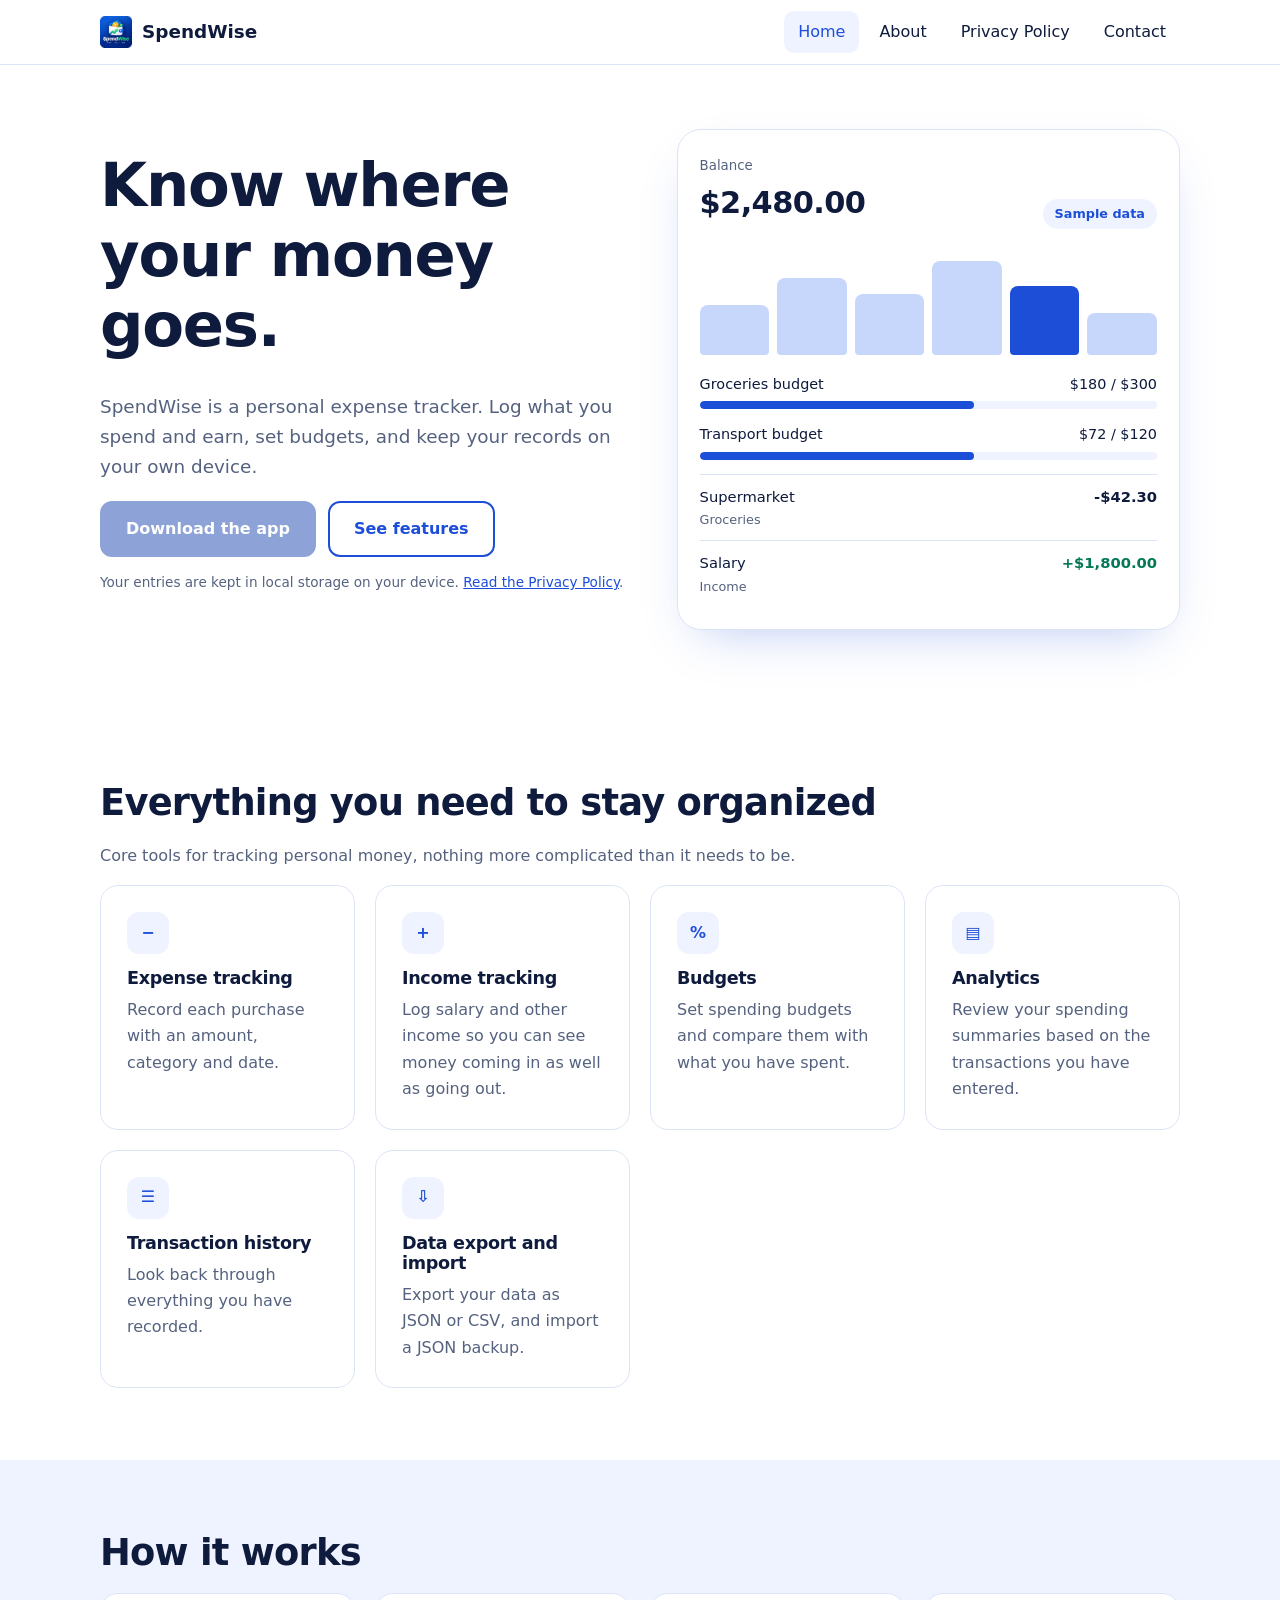
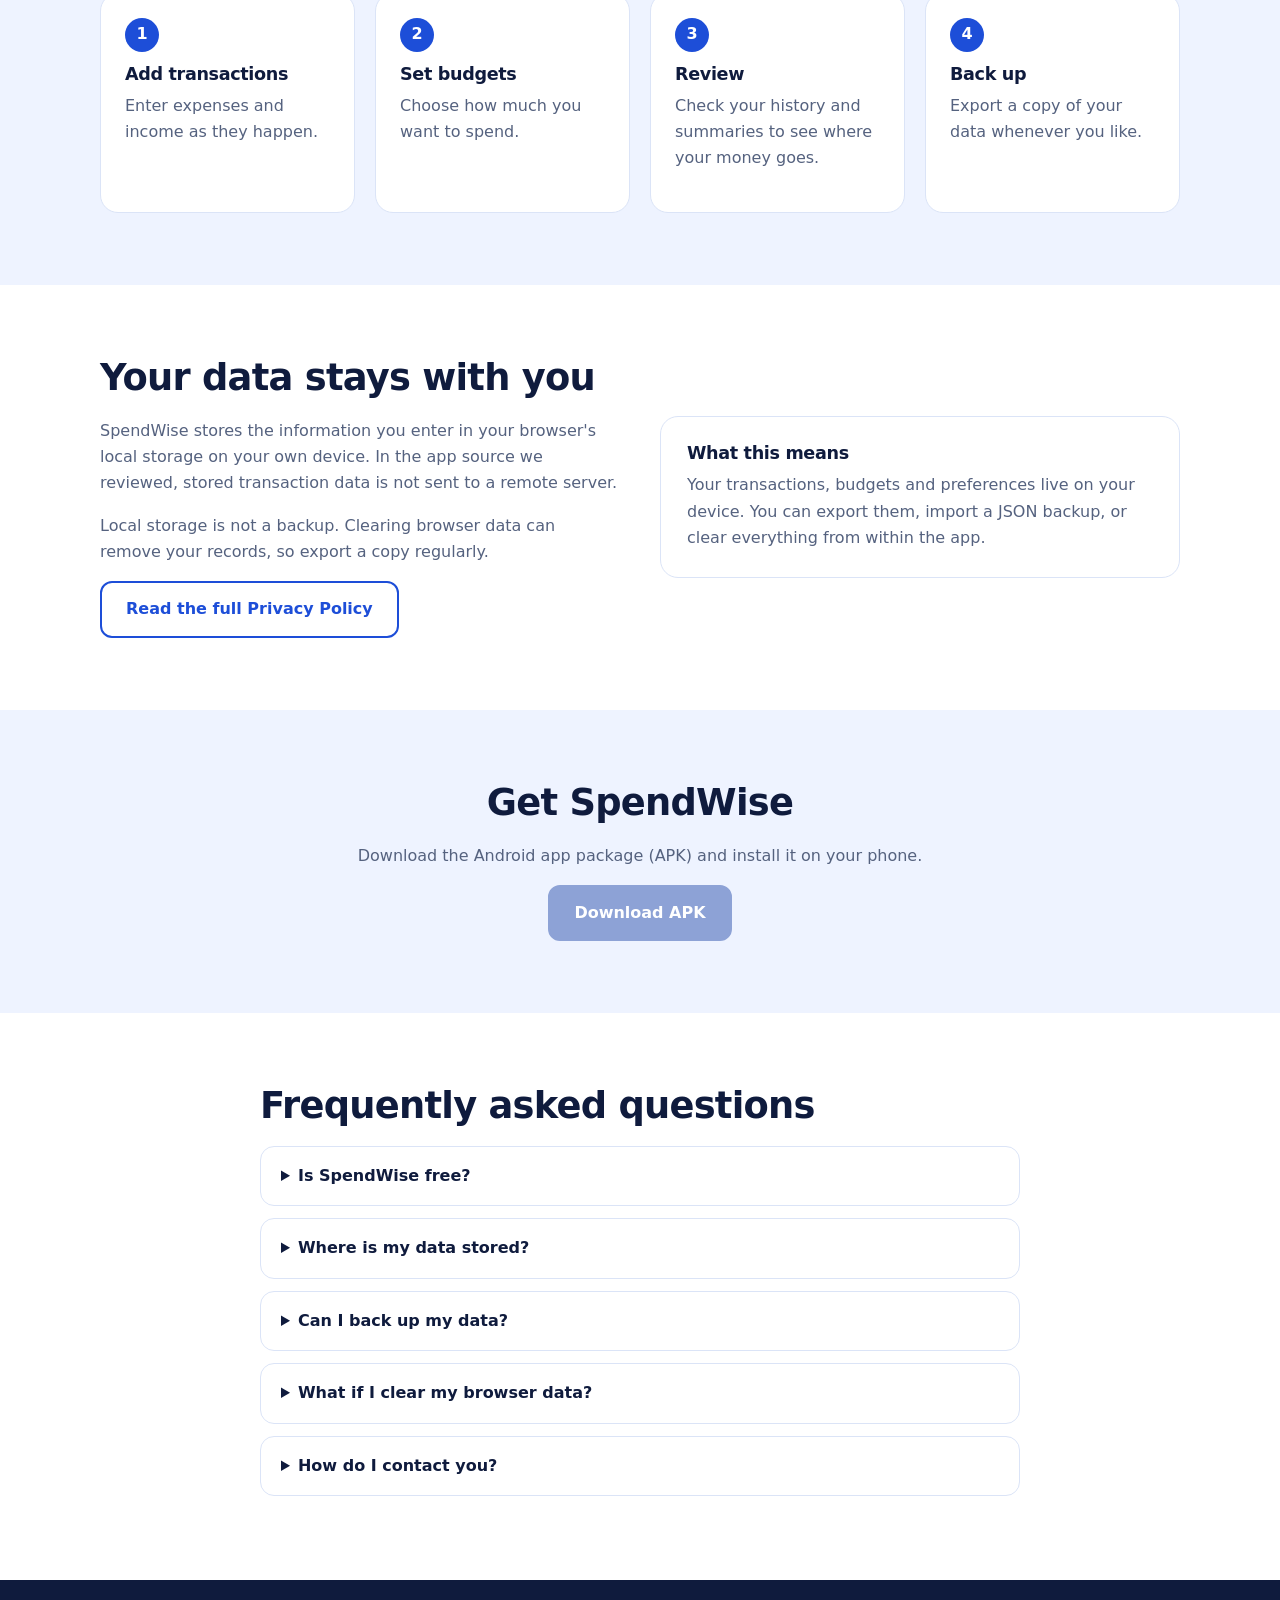
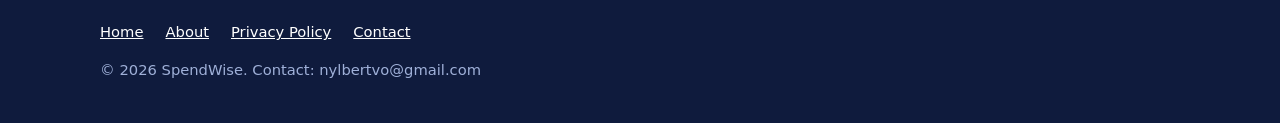
<file: index.html>
<!DOCTYPE html>
<html lang="en">
<head>
  <meta charset="utf-8">
  <meta name="viewport" content="width=device-width, initial-scale=1">
  <title>SpendWise – Simple personal expense tracking</title>
  <meta name="description" content="SpendWise helps you track expenses and income, set budgets and export your data. Your data is stored locally on your device.">
  <meta name="theme-color" content="#1d4ed8">
  <link rel="icon" href="assets/logo.png" type="image/png">
  <link rel="stylesheet" href="assets/style.css">
</head>
<body>
<a class="skip" href="#main">Skip to content</a>

<header>
  <div class="wrap nav">
    <a class="brand" href="index.html">
      <img src="assets/logo.png" alt="SpendWise" width="32" height="32">
      SpendWise
    </a>
    <button class="tog" aria-expanded="false" aria-controls="menu">Menu</button>
    <ul class="menu" id="menu">
      <li><a href="index.html" aria-current="page">Home</a></li>
      <li><a href="about.html">About</a></li>
      <li><a href="privacy-policy.html">Privacy Policy</a></li>
      <li><a href="mailto:nylbertvo@gmail.com">Contact</a></li>
    </ul>
  </div>
</header>

<main id="main">
  <div class="wrap hero">
    <div>
      <h1>Know where your money goes.</h1>
      <p class="lead">SpendWise is a personal expense tracker. Log what you spend and earn, set budgets, and keep your records on your own device.</p>
      <div class="row">
        <a class="btn" href="#download" data-download>Download the app</a>
        <a class="btn ghost" href="#features">See features</a>
      </div>
      <p class="note" style="margin-top:14px">Your entries are kept in local storage on your device. <a href="privacy-policy.html">Read the Privacy Policy</a>.</p>
    </div>

    <div class="dash" role="img" aria-label="Illustrative preview of the SpendWise dashboard. Sample data only.">
      <div class="dh">
        <div><small>Balance</small><b>$2,480.00</b></div>
        <span class="pill">Sample data</span>
      </div>
      <div class="bars">
        <i style="--h:45%"></i><i style="--h:70%"></i>
        <i style="--h:55%"></i><i style="--h:85%"></i>
        <i style="--h:62%"></i><i style="--h:38%"></i>
      </div>
      <div class="bud">
        <div><span>Groceries budget</span><span>$180 / $300</span></div>
        <span class="t"><i style="--w:60%"></i></span>
      </div>
      <div class="bud">
        <div><span>Transport budget</span><span>$72 / $120</span></div>
        <span class="t"><i style="--w:60%"></i></span>
      </div>
      <div class="tx">
        <div>Supermarket<em>Groceries</em></div>
        <span class="out">-$42.30</span>
      </div>
      <div class="tx">
        <div>Salary<em>Income</em></div>
        <span class="in">+$1,800.00</span>
      </div>
    </div>
  </div>

  <section id="features">
    <div class="wrap">
      <h2>Everything you need to stay organized</h2>
      <p>Core tools for tracking personal money, nothing more complicated than it needs to be.</p>
      <div class="grid">
        <div class="card"><div class="ic">−</div><h3>Expense tracking</h3><p>Record each purchase with an amount, category and date.</p></div>
        <div class="card"><div class="ic">+</div><h3>Income tracking</h3><p>Log salary and other income so you can see money coming in as well as going out.</p></div>
        <div class="card"><div class="ic">%</div><h3>Budgets</h3><p>Set spending budgets and compare them with what you have spent.</p></div>
        <div class="card"><div class="ic">▤</div><h3>Analytics</h3><p>Review your spending summaries based on the transactions you have entered.</p></div>
        <div class="card"><div class="ic">☰</div><h3>Transaction history</h3><p>Look back through everything you have recorded.</p></div>
        <div class="card"><div class="ic">⇩</div><h3>Data export and import</h3><p>Export your data as JSON or CSV, and import a JSON backup.</p></div>
      </div>
    </div>
  </section>

  <section class="alt">
    <div class="wrap">
      <h2>How it works</h2>
      <ol class="steps">
        <li><h3>Add transactions</h3><p>Enter expenses and income as they happen.</p></li>
        <li><h3>Set budgets</h3><p>Choose how much you want to spend.</p></li>
        <li><h3>Review</h3><p>Check your history and summaries to see where your money goes.</p></li>
        <li><h3>Back up</h3><p>Export a copy of your data whenever you like.</p></li>
      </ol>
    </div>
  </section>

  <section>
    <div class="wrap split">
      <div>
        <h2>Your data stays with you</h2>
        <p>SpendWise stores the information you enter in your browser's local storage on your own device. In the app source we reviewed, stored transaction data is not sent to a remote server.</p>
        <p>Local storage is not a backup. Clearing browser data can remove your records, so export a copy regularly.</p>
        <a class="btn ghost" href="privacy-policy.html">Read the full Privacy Policy</a>
      </div>
      <div class="card">
        <h3>What this means</h3>
        <p>Your transactions, budgets and preferences live on your device. You can export them, import a JSON backup, or clear everything from within the app.</p>
      </div>
    </div>
  </section>

  <section class="alt" id="download">
    <div class="wrap dl">
      <h2>Get SpendWise</h2>
      <p>Download the Android app package (APK) and install it on your phone.</p>
      <div class="row">
        <a class="btn" href="#download" data-download>Download APK</a>
      </div>
      <p id="dl-note" class="note" style="margin-top:14px" hidden>The download link has not been added yet. Please check back soon or email nylbertvo@gmail.com.</p>
    </div>
  </section>

  <section>
    <div class="wrap" style="max-width:760px">
      <h2>Frequently asked questions</h2>
      <details><summary>Is SpendWise free?</summary><p>Pricing is not stated on this site. Contact nylbertvo@gmail.com for questions.</p></details>
      <details><summary>Where is my data stored?</summary><p>In local storage on your device. See the <a href="privacy-policy.html">Privacy Policy</a> for details and limitations.</p></details>
      <details><summary>Can I back up my data?</summary><p>Yes. You can export to JSON or CSV and import a JSON file.</p></details>
      <details><summary>What if I clear my browser data?</summary><p>Locally stored records may be lost. Export a backup first.</p></details>
      <details><summary>How do I contact you?</summary><p>Email <a href="mailto:nylbertvo@gmail.com">nylbertvo@gmail.com</a>.</p></details>
    </div>
  </section>
</main>

<footer>
  <div class="wrap">
    <ul class="fl">
      <li><a href="index.html">Home</a></li>
      <li><a href="about.html">About</a></li>
      <li><a href="privacy-policy.html">Privacy Policy</a></li>
      <li><a href="mailto:nylbertvo@gmail.com">Contact</a></li>
    </ul>
    <p>&copy; <span data-year>2026</span> SpendWise. Contact: nylbertvo@gmail.com</p>
  </div>
</footer>

<script src="assets/script.js"></script>
</body>
</html>
</file>
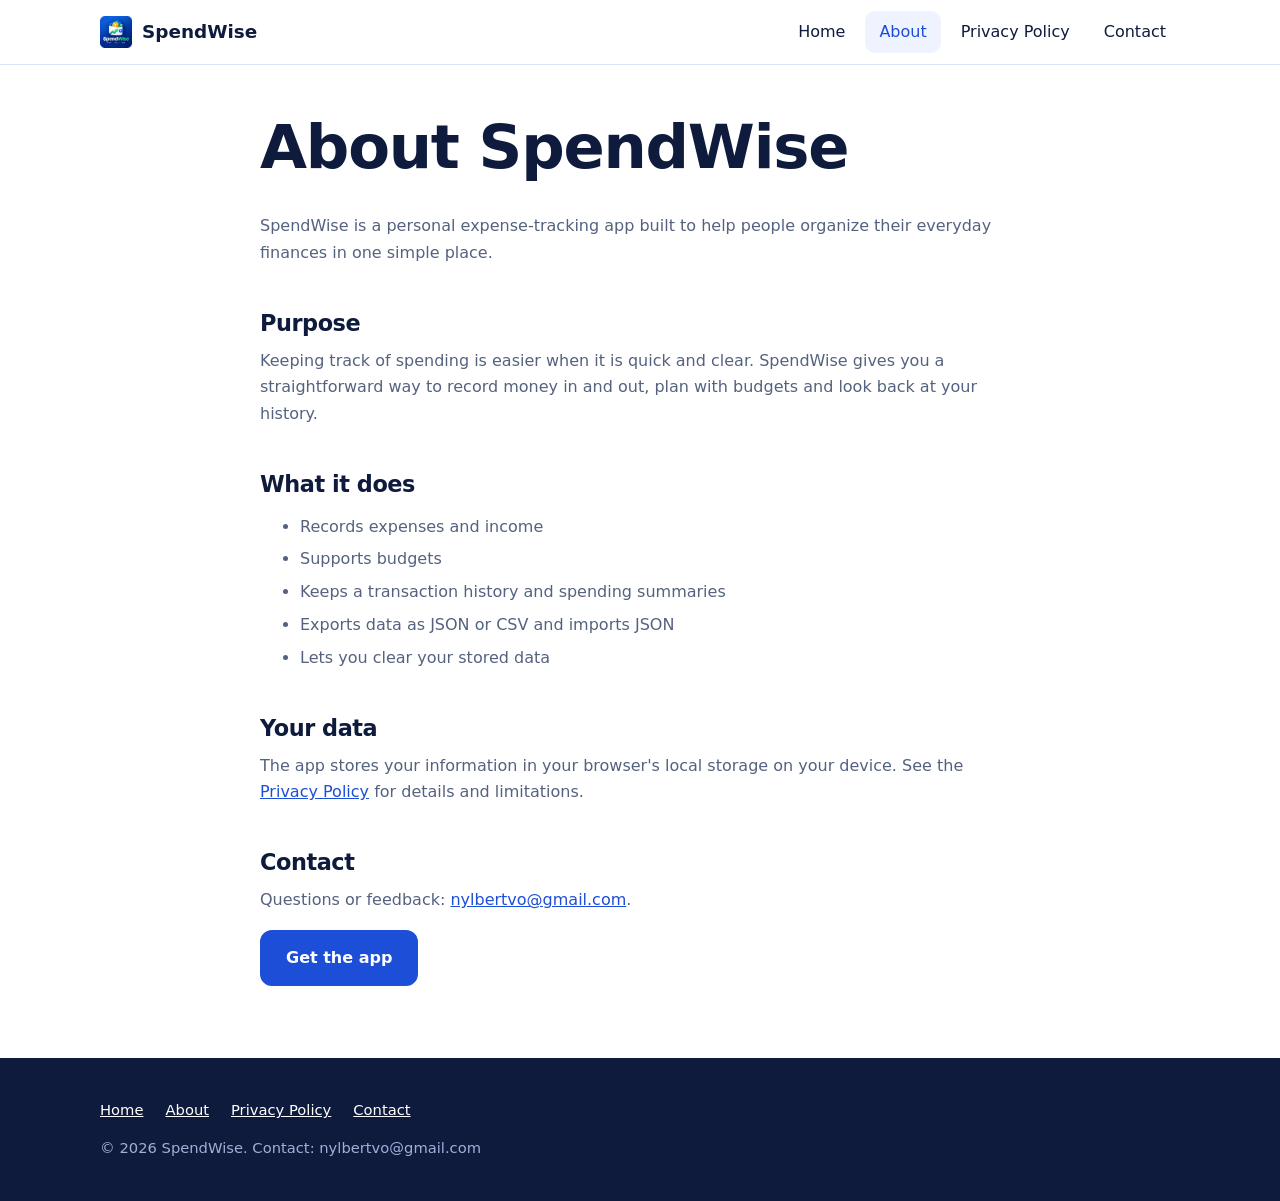
<file: about.html>
<!DOCTYPE html>
<html lang="en">
<head>
  <meta charset="utf-8">
  <meta name="viewport" content="width=device-width, initial-scale=1">
  <title>About SpendWise</title>
  <meta name="description" content="About SpendWise, a personal expense-tracking app for organizing your finances.">
  <meta name="theme-color" content="#1d4ed8">
  <link rel="icon" href="assets/logo.png" type="image/png">
  <link rel="stylesheet" href="assets/style.css">
</head>
<body>
  <a class="skip" href="#main">Skip to content</a>

  <header>
    <div class="wrap nav">
      <a class="brand" href="index.html">
        <img src="assets/logo.png" alt="SpendWise" width="32" height="32">
        SpendWise
      </a>

      <button class="tog" aria-expanded="false" aria-controls="menu">Menu</button>

      <ul class="menu" id="menu">
        <li><a href="index.html">Home</a></li>
        <li><a href="about.html" aria-current="page">About</a></li>
        <li><a href="privacy-policy.html">Privacy Policy</a></li>
        <li><a href="mailto:nylbertvo@gmail.com">Contact</a></li>
      </ul>
    </div>
  </header>

  <main id="main">
    <div class="wrap doc">
      <h1>About SpendWise</h1>

      <p>SpendWise is a personal expense-tracking app built to help people organize their everyday finances in one simple place.</p>

      <h2>Purpose</h2>
      <p>Keeping track of spending is easier when it is quick and clear. SpendWise gives you a straightforward way to record money in and out, plan with budgets and look back at your history.</p>

      <h2>What it does</h2>
      <ul>
        <li>Records expenses and income</li>
        <li>Supports budgets</li>
        <li>Keeps a transaction history and spending summaries</li>
        <li>Exports data as JSON or CSV and imports JSON</li>
        <li>Lets you clear your stored data</li>
      </ul>

      <h2>Your data</h2>
      <p>The app stores your information in your browser's local storage on your device. See the <a href="privacy-policy.html">Privacy Policy</a> for details and limitations.</p>

      <h2>Contact</h2>
      <p>Questions or feedback: <a href="mailto:nylbertvo@gmail.com">nylbertvo@gmail.com</a>.</p>

      <a class="btn" href="index.html#download">Get the app</a>
    </div>
  </main>

  <footer>
    <div class="wrap">
      <ul class="fl">
        <li><a href="index.html">Home</a></li>
        <li><a href="about.html">About</a></li>
        <li><a href="privacy-policy.html">Privacy Policy</a></li>
        <li><a href="mailto:nylbertvo@gmail.com">Contact</a></li>
      </ul>
      <p>&copy; <span data-year>2026</span> SpendWise. Contact: nylbertvo@gmail.com</p>
    </div>
  </footer>

  <script src="assets/script.js"></script>
</body>
</html>
</file>
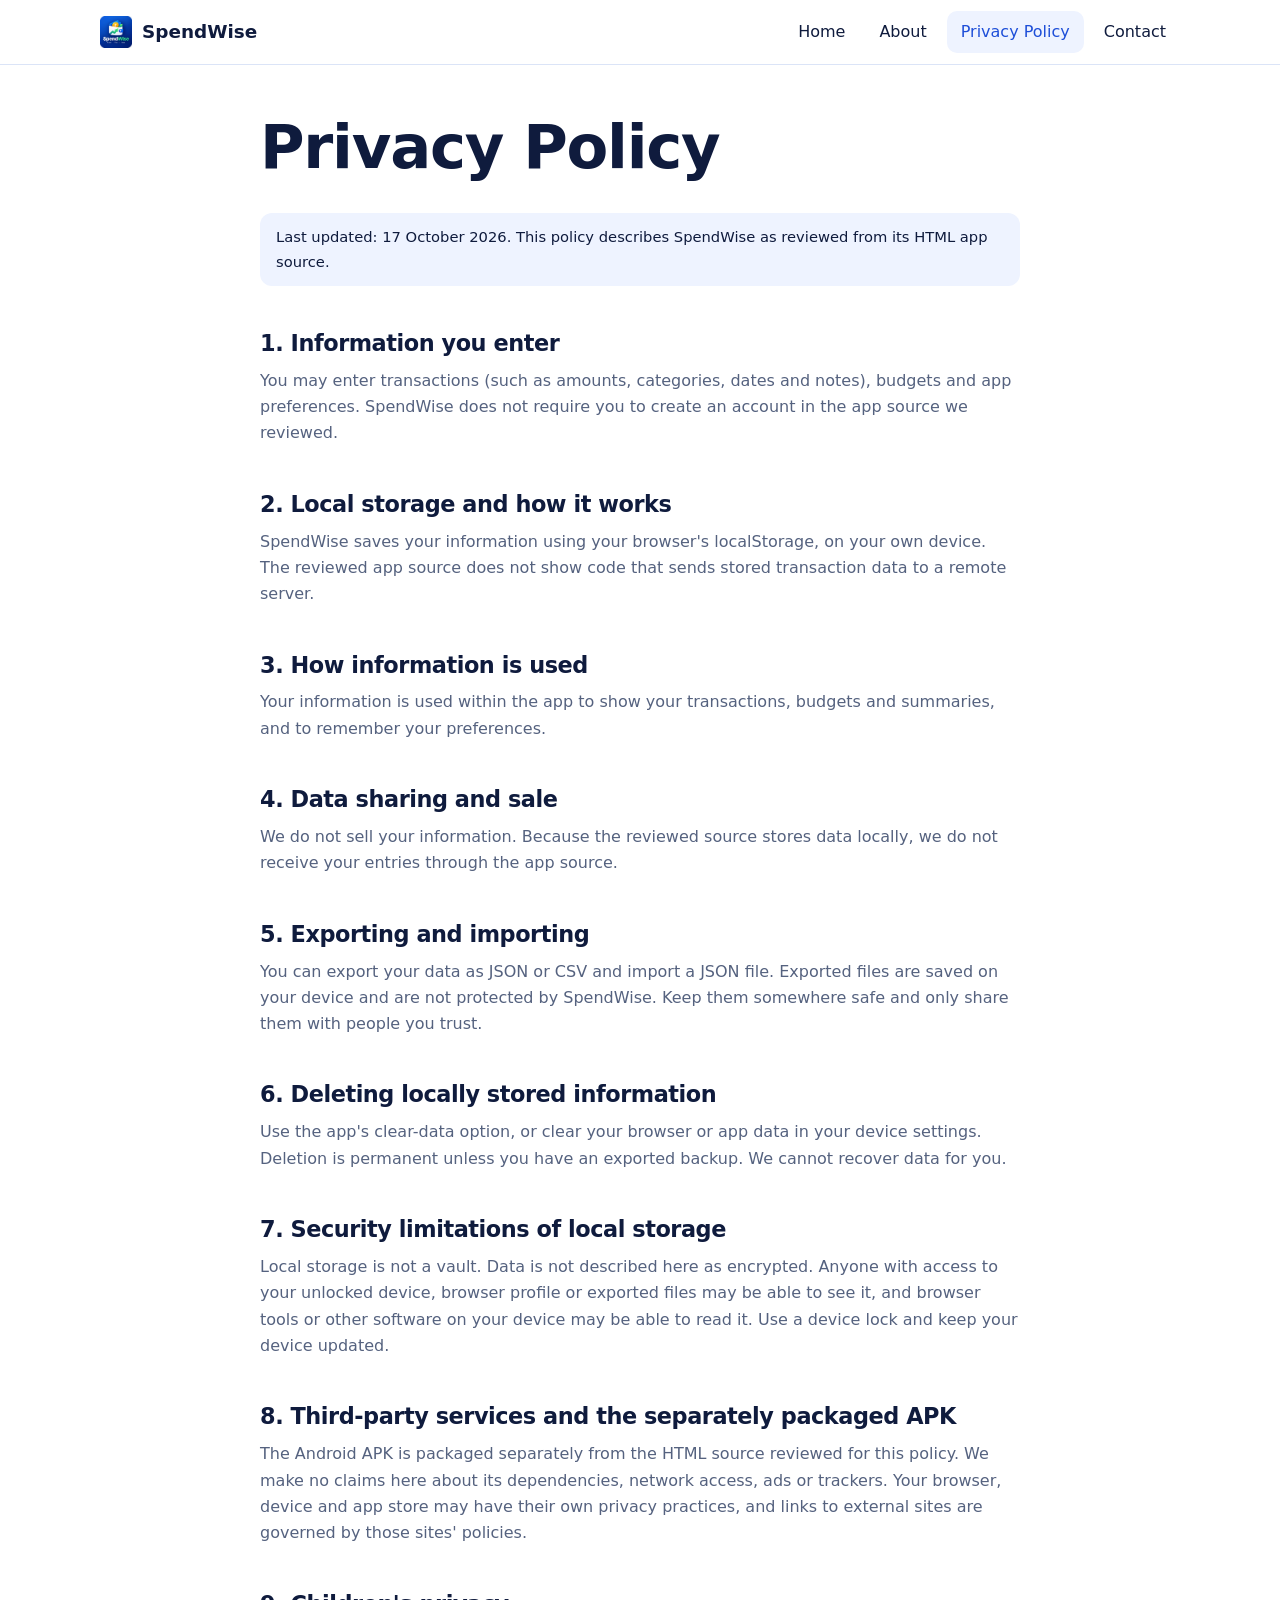
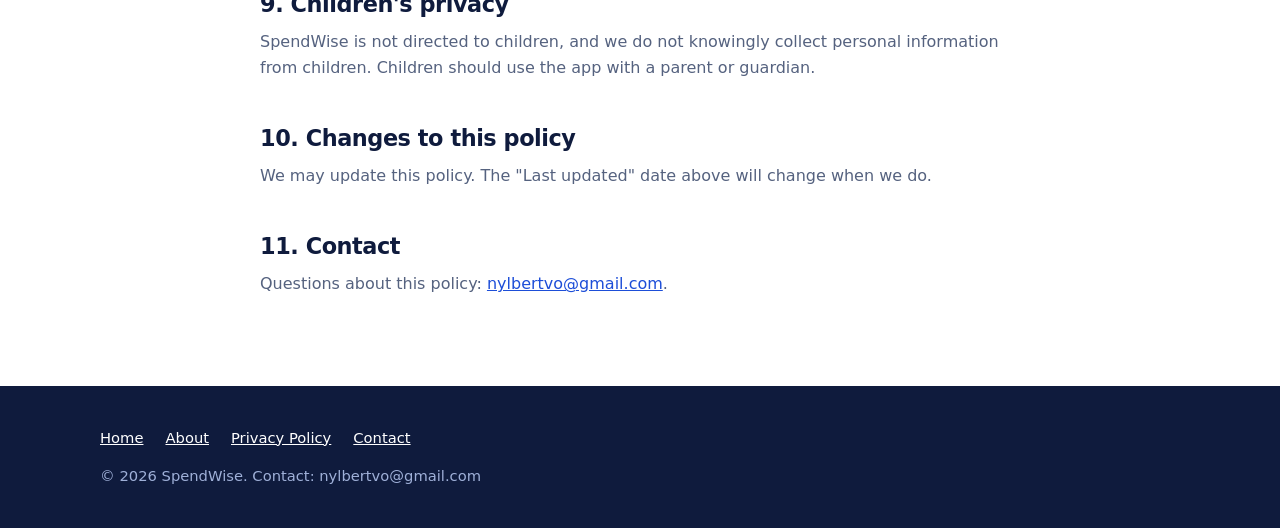
<file: privacy-policy.html>
<!DOCTYPE html>
<html lang="en">
<head>
  <meta charset="utf-8">
  <meta name="viewport" content="width=device-width, initial-scale=1">
  <title>SpendWise Privacy Policy</title>
  <meta name="description" content="How SpendWise handles the information you enter, local storage, export, deletion and contact details.">
  <meta name="theme-color" content="#1d4ed8">
  <link rel="icon" href="assets/logo.png" type="image/png">
  <link rel="stylesheet" href="assets/style.css">
</head>
<body>
  <a class="skip" href="#main">Skip to content</a>

  <header>
    <div class="wrap nav">
      <a class="brand" href="index.html">
        <img src="assets/logo.png" alt="SpendWise" width="32" height="32">
        SpendWise
      </a>

      <button class="tog" aria-expanded="false" aria-controls="menu">Menu</button>

      <ul class="menu" id="menu">
        <li><a href="index.html">Home</a></li>
        <li><a href="about.html">About</a></li>
        <li><a href="privacy-policy.html" aria-current="page">Privacy Policy</a></li>
        <li><a href="mailto:nylbertvo@gmail.com">Contact</a></li>
      </ul>
    </div>
  </header>

  <main id="main">
    <div class="wrap doc">
      <h1>Privacy Policy</h1>

      <p class="meta">Last updated: 17 October 2026. This policy describes SpendWise as reviewed from its HTML app source.</p>

      <h2>1. Information you enter</h2>
      <p>You may enter transactions (such as amounts, categories, dates and notes), budgets and app preferences. SpendWise does not require you to create an account in the app source we reviewed.</p>

      <h2>2. Local storage and how it works</h2>
      <p>SpendWise saves your information using your browser's localStorage, on your own device. The reviewed app source does not show code that sends stored transaction data to a remote server.</p>

      <h2>3. How information is used</h2>
      <p>Your information is used within the app to show your transactions, budgets and summaries, and to remember your preferences.</p>

      <h2>4. Data sharing and sale</h2>
      <p>We do not sell your information. Because the reviewed source stores data locally, we do not receive your entries through the app source.</p>

      <h2>5. Exporting and importing</h2>
      <p>You can export your data as JSON or CSV and import a JSON file. Exported files are saved on your device and are not protected by SpendWise. Keep them somewhere safe and only share them with people you trust.</p>

      <h2>6. Deleting locally stored information</h2>
      <p>Use the app's clear-data option, or clear your browser or app data in your device settings. Deletion is permanent unless you have an exported backup. We cannot recover data for you.</p>

      <h2>7. Security limitations of local storage</h2>
      <p>Local storage is not a vault. Data is not described here as encrypted. Anyone with access to your unlocked device, browser profile or exported files may be able to see it, and browser tools or other software on your device may be able to read it. Use a device lock and keep your device updated.</p>

      <h2>8. Third-party services and the separately packaged APK</h2>
      <p>The Android APK is packaged separately from the HTML source reviewed for this policy. We make no claims here about its dependencies, network access, ads or trackers. Your browser, device and app store may have their own privacy practices, and links to external sites are governed by those sites' policies.</p>

      <h2>9. Children's privacy</h2>
      <p>SpendWise is not directed to children, and we do not knowingly collect personal information from children. Children should use the app with a parent or guardian.</p>

      <h2>10. Changes to this policy</h2>
      <p>We may update this policy. The "Last updated" date above will change when we do.</p>

      <h2>11. Contact</h2>
      <p>Questions about this policy: <a href="mailto:nylbertvo@gmail.com">nylbertvo@gmail.com</a>.</p>
    </div>
  </main>

  <footer>
    <div class="wrap">
      <ul class="fl">
        <li><a href="index.html">Home</a></li>
        <li><a href="about.html">About</a></li>
        <li><a href="privacy-policy.html">Privacy Policy</a></li>
        <li><a href="mailto:nylbertvo@gmail.com">Contact</a></li>
      </ul>
      <p>&copy; <span data-year>2026</span> SpendWise. Contact: nylbertvo@gmail.com</p>
    </div>
  </footer>

  <script src="assets/script.js"></script>
</body>
</html>
</file>
<file: assets/style.css>
:root{--ink:#0f1b3d;--mut:#55627f;--blue:#1d4ed8;--blue2:#1e40af;--tint:#eef3ff;--line:#dbe4f7;--bg:#fff;--r:18px}
*{box-sizing:border-box}html{scroll-behavior:smooth}
body{margin:0;font:16px/1.65 system-ui,-apple-system,"Segoe UI",Roboto,sans-serif;color:var(--ink);background:var(--bg)}
h1,h2,h3{line-height:1.15;letter-spacing:-.02em;margin:0 0 .5em}
h1{font-size:clamp(2.2rem,6vw,3.8rem)}h2{font-size:clamp(1.6rem,4vw,2.3rem)}h3{font-size:1.1rem}
p{margin:0 0 1em;color:var(--mut)}a{color:var(--blue)}
.wrap{width:min(1080px,92%);margin:auto}section{padding:72px 0}.alt{background:var(--tint)}
:focus-visible{outline:3px solid #f59e0b;outline-offset:2px}
.skip{position:absolute;left:-999px}.skip:focus{left:8px;top:8px;background:#fff;padding:8px;z-index:9}
header{position:sticky;top:0;background:rgba(255,255,255,.94);backdrop-filter:blur(8px);border-bottom:1px solid var(--line);z-index:5}
.nav{display:flex;align-items:center;justify-content:space-between;height:64px}
.brand{display:flex;align-items:center;gap:10px;font-weight:700;font-size:1.15rem;color:var(--ink);text-decoration:none}.brand img{width:32px;height:32px}
.menu{display:flex;gap:6px;list-style:none;margin:0;padding:0}
.menu a{display:block;padding:8px 14px;border-radius:10px;color:var(--ink);text-decoration:none;font-weight:500}
.menu a:hover,.menu a[aria-current=page]{background:var(--tint);color:var(--blue)}
.tog{display:none;background:none;border:1px solid var(--line);border-radius:10px;padding:8px 12px;font:inherit;color:var(--ink)}
.btn{display:inline-block;padding:13px 24px;border-radius:12px;font-weight:600;text-decoration:none;border:2px solid var(--blue);background:var(--blue);color:#fff;cursor:pointer;font-size:1rem;transition:background .2s}
.btn:hover{background:var(--blue2)}.btn.ghost{background:#fff;color:var(--blue)}.btn.ghost:hover{background:var(--tint)}
.btn[aria-disabled=true]{background:#8da2d6;border-color:#8da2d6;cursor:not-allowed}
.row{display:flex;gap:12px;flex-wrap:wrap}
.hero{display:grid;grid-template-columns:1.05fr 1fr;gap:48px;align-items:center;padding:64px 0 80px}
.hero p.lead{font-size:1.15rem;max-width:34em}.note{font-size:.85rem}
.dash{background:#fff;border:1px solid var(--line);border-radius:24px;padding:22px;box-shadow:0 20px 50px -24px rgba(29,78,216,.35);animation:rise .8s ease both}
@keyframes rise{from{opacity:0;transform:translateY(18px)}}
.dh{display:flex;justify-content:space-between;align-items:flex-end;margin-bottom:16px}
.dh small{color:var(--mut)}.dh b{font-size:1.9rem;display:block;letter-spacing:-.02em}
.pill{background:var(--tint);color:var(--blue);border-radius:99px;padding:4px 12px;font-size:.8rem;font-weight:600}
.bars{display:flex;align-items:flex-end;gap:8px;height:110px;margin-bottom:18px}
.bars i{flex:1;background:#c7d6fb;border-radius:8px 8px 4px 4px;height:var(--h)}.bars i:nth-child(5){background:var(--blue)}
.bud{margin-bottom:14px;font-size:.9rem}.bud div{display:flex;justify-content:space-between}
.bud span.t{display:block;height:8px;background:var(--tint);border-radius:9px;margin-top:5px;overflow:hidden}
.bud span.t i{display:block;height:100%;width:var(--w);background:var(--blue);border-radius:9px}
.tx{display:flex;justify-content:space-between;padding:10px 0;border-top:1px solid var(--line);font-size:.92rem}.tx em{font-style:normal;color:var(--mut);font-size:.8rem;display:block}
.in{color:#047857;font-weight:600}.out{font-weight:600}
.grid{display:grid;grid-template-columns:repeat(auto-fit,minmax(250px,1fr));gap:20px}
.card{background:#fff;border:1px solid var(--line);border-radius:var(--r);padding:26px}.card p{margin:0}
.ic{width:42px;height:42px;border-radius:12px;background:var(--tint);color:var(--blue);display:grid;place-items:center;font-weight:700;margin-bottom:14px}
.steps{counter-reset:s;list-style:none;padding:0;margin:0;display:grid;grid-template-columns:repeat(auto-fit,minmax(220px,1fr));gap:20px}
.steps li{counter-increment:s;background:#fff;border-radius:var(--r);padding:24px;border:1px solid var(--line)}
.steps li:before{content:counter(s);display:grid;place-items:center;width:34px;height:34px;border-radius:50%;background:var(--blue);color:#fff;font-weight:700;margin-bottom:12px}
.split{display:grid;grid-template-columns:1fr 1fr;gap:40px;align-items:center}
.dl{text-align:center;max-width:640px;margin:auto}.dl .row{justify-content:center}
details{background:#fff;border:1px solid var(--line);border-radius:14px;padding:16px 20px;margin-bottom:12px}
summary{cursor:pointer;font-weight:600}details p{margin:10px 0 0}
.doc{max-width:760px;padding:48px 0 72px}.doc h2{font-size:1.4rem;margin-top:2em}.doc li{color:var(--mut);margin-bottom:.4em}
.meta{background:var(--tint);border-radius:12px;padding:12px 16px;font-size:.92rem;color:var(--ink)}
footer{background:var(--ink);color:#c9d3ee;padding:40px 0;font-size:.92rem}footer a{color:#fff}
.fl{display:flex;flex-wrap:wrap;gap:8px 22px;list-style:none;padding:0;margin:0 0 14px}footer p{color:#9fb0d8;margin:0}
@media(max-width:820px){.hero,.split{grid-template-columns:1fr}.hero{padding-top:36px}section{padding:52px 0}
.tog{display:block}.menu{display:none;position:absolute;left:0;right:0;top:64px;background:#fff;flex-direction:column;padding:10px 4%;border-bottom:1px solid var(--line)}.menu.open{display:flex}}
@media(prefers-reduced-motion:reduce){*{animation:none!important;transition:none!important;scroll-behavior:auto!important}}
</file>
